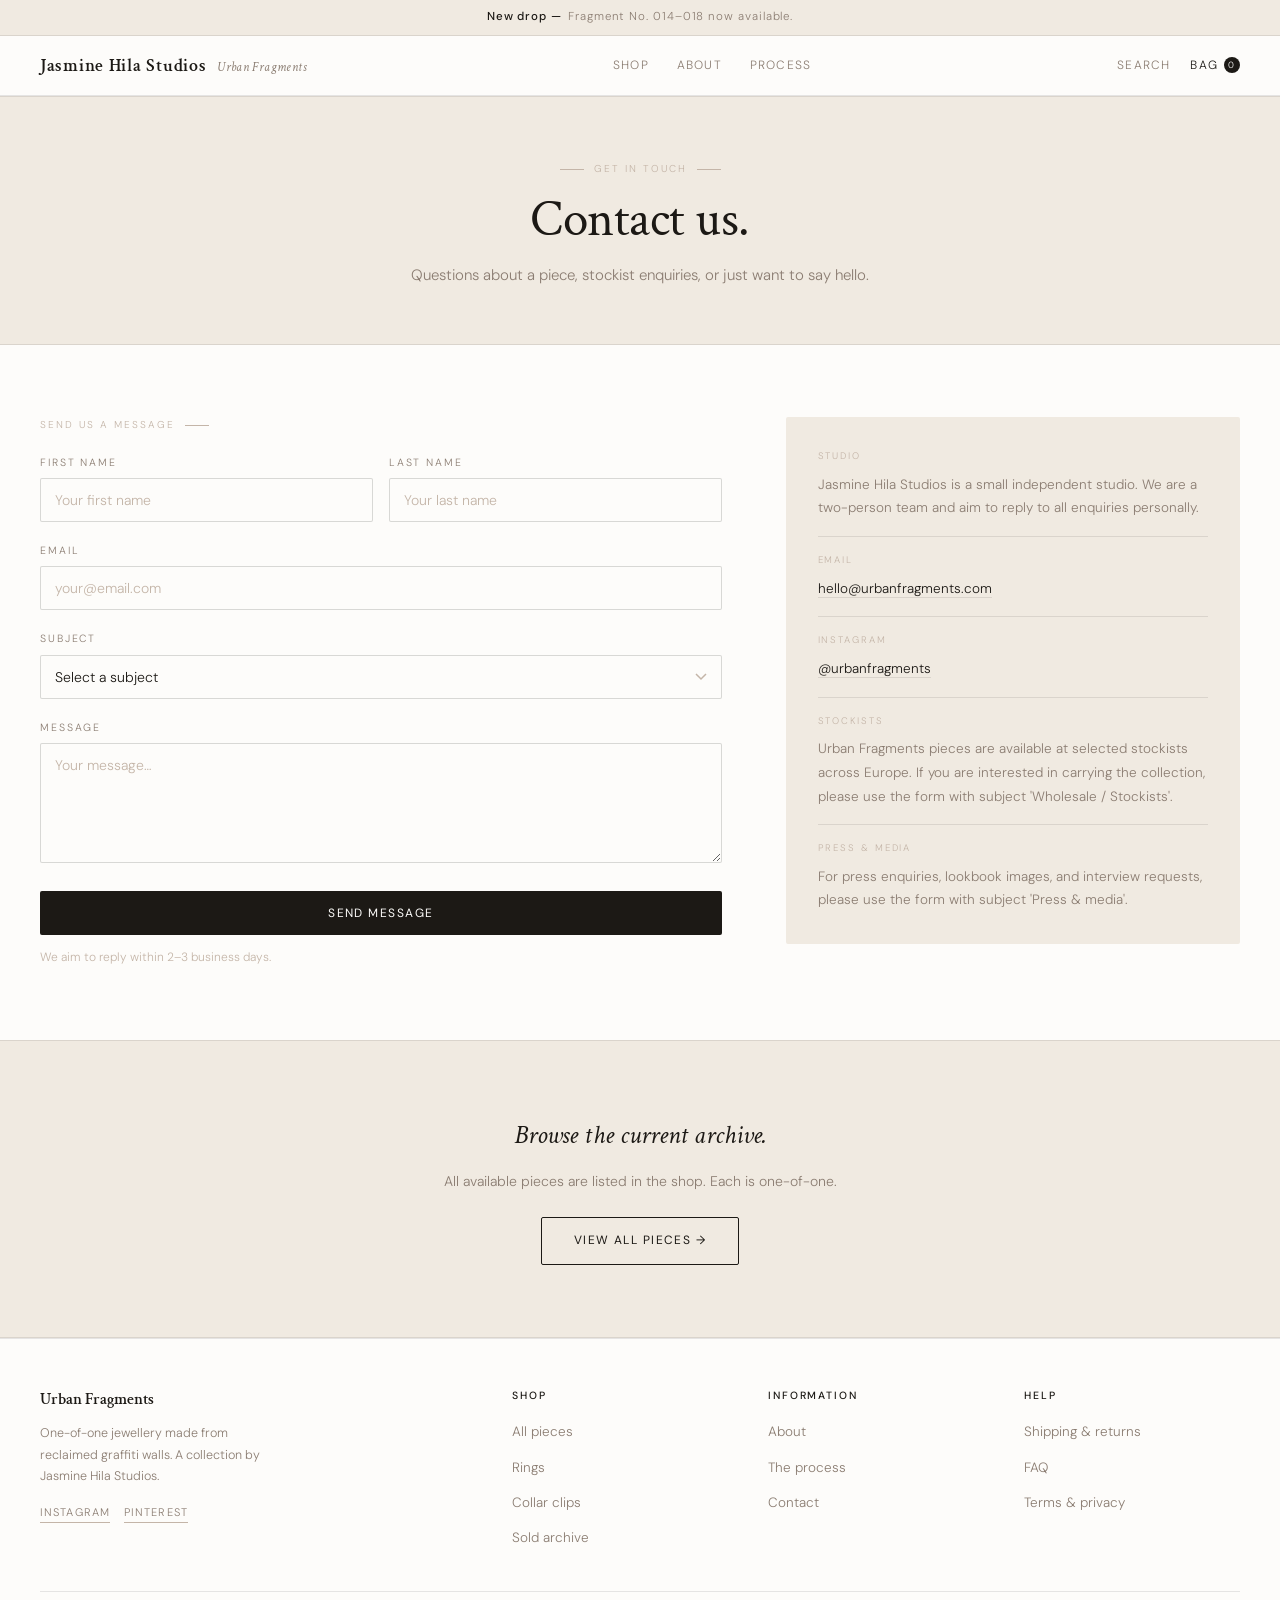
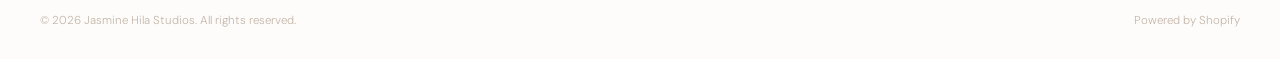
<file: designs/contact.html>
<!DOCTYPE html>
<html lang="en">
<head>
<meta charset="UTF-8">
<meta name="viewport" content="width=device-width, initial-scale=1.0">
<title>Urban Fragments — Contact</title>
<link rel="stylesheet" href="assets/styles.css">
<style>
  .contact-layout { display: grid; grid-template-columns: 3fr 2fr; gap: 64px; align-items: start; }
  .contact-info { background: var(--linen); border-radius: var(--radius); padding: 32px; }
  .info-section { padding: 16px 0; border-bottom: 1px solid var(--line); }
  .info-section:last-child { border-bottom: none; padding-bottom: 0; }
  .info-section:first-child { padding-top: 0; }
  .info-label { font-size: 9.5px; letter-spacing: 0.2em; text-transform: uppercase; color: var(--pebble); margin-bottom: 8px; }
  .info-body { font-size: 13.5px; color: var(--stone); line-height: 1.75; font-weight: 300; }
  .info-body a { color: var(--ink); border-bottom: 1px solid var(--line); }
  @media (max-width: 768px) {
    .contact-layout { grid-template-columns: 1fr; gap: 32px; }
  }
</style>
</head>
<body>

<div class="announcement"><strong>New drop —</strong> Fragment No. 014–018 now available.</div>

<nav class="site-nav">
  <a href="index.html" class="nav-logo">Jasmine Hila Studios <span>Urban Fragments</span></a>
  <ul class="nav-links">
    <li><a href="collections.html">Shop</a></li>
    <li><a href="about.html">About</a></li>
    <li><a href="process.html">Process</a></li>
  </ul>
  <div class="nav-right">
    <a href="#">Search</a>
    <a href="#" class="nav-cart">Bag <span class="cart-count">0</span></a>
  </div>
  <button class="nav-hamburger" aria-label="Menu"><span></span><span></span><span></span></button>
</nav>
<div class="nav-drawer">
  <a href="collections.html">Shop</a>
  <a href="about.html">About</a>
  <a href="process.html">Process</a>
  <a href="contact.html">Contact</a>
  <div class="nav-drawer-sub"><a href="#">Search</a><a href="#" class="nav-cart">Bag (0)</a></div>
</div>

<!-- HERO -->
<div class="page-hero section-linen">
  <div class="label label-rule label-centered" style="justify-content:center;margin-bottom:14px;">Get in touch</div>
  <h1>Contact us.</h1>
  <p>Questions about a piece, stockist enquiries, or just want to say hello.</p>
</div>

<!-- MAIN CONTENT -->
<div class="section" style="background:var(--white);">
  <div class="contact-layout">

    <!-- FORM -->
    <div>
      <div class="label label-rule" style="margin-bottom:20px;">Send us a message</div>
      <form>
        <div style="display:grid;grid-template-columns:1fr 1fr;gap:16px;">
          <div class="form-field">
            <label class="form-label">First name</label>
            <input class="form-input" type="text" placeholder="Your first name">
          </div>
          <div class="form-field">
            <label class="form-label">Last name</label>
            <input class="form-input" type="text" placeholder="Your last name">
          </div>
        </div>
        <div class="form-field">
          <label class="form-label">Email</label>
          <input class="form-input" type="email" placeholder="your@email.com">
        </div>
        <div class="form-field">
          <label class="form-label">Subject</label>
          <select class="form-select">
            <option value="">Select a subject</option>
            <option>General enquiry</option>
            <option>Order question</option>
            <option>Wholesale / Stockists</option>
            <option>Press &amp; media</option>
            <option>Artist collaboration</option>
            <option>Other</option>
          </select>
        </div>
        <div class="form-field">
          <label class="form-label">Message</label>
          <textarea class="form-textarea" rows="5" placeholder="Your message…"></textarea>
        </div>
        <button type="submit" class="btn-primary">Send message</button>
        <p style="font-size:12px;color:var(--pebble);margin-top:12px;">We aim to reply within 2–3 business days.</p>
      </form>
    </div>

    <!-- INFO -->
    <div class="contact-info">
      <div class="info-section">
        <div class="info-label">Studio</div>
        <p class="info-body">Jasmine Hila Studios is a small independent studio. We are a two-person team and aim to reply to all enquiries personally.</p>
      </div>
      <div class="info-section">
        <div class="info-label">Email</div>
        <p class="info-body"><a href="mailto:hello@urbanfragments.com">hello@urbanfragments.com</a></p>
      </div>
      <div class="info-section">
        <div class="info-label">Instagram</div>
        <p class="info-body"><a href="#">@urbanfragments</a></p>
      </div>
      <div class="info-section">
        <div class="info-label">Stockists</div>
        <p class="info-body">Urban Fragments pieces are available at selected stockists across Europe. If you are interested in carrying the collection, please use the form with subject 'Wholesale / Stockists'.</p>
      </div>
      <div class="info-section">
        <div class="info-label">Press &amp; media</div>
        <p class="info-body">For press enquiries, lookbook images, and interview requests, please use the form with subject 'Press &amp; media'.</p>
      </div>
    </div>

  </div>
</div>

<!-- CTA -->
<div class="section section-linen" style="text-align:center;">
  <div class="container-sm">
    <p style="font-family:var(--font-serif);font-size:26px;font-style:italic;color:var(--ink);margin-bottom:10px;">Browse the current archive.</p>
    <p style="font-size:14px;color:var(--stone);margin-bottom:24px;">All available pieces are listed in the shop. Each is one-of-one.</p>
    <a href="collections.html" class="btn-outline" style="width:auto;display:inline-flex;padding:13px 32px;">View all pieces →</a>
  </div>
</div>

<footer class="site-footer">
  <div class="footer-grid">
    <div>
      <div class="footer-brand-name">Urban Fragments</div>
      <p class="footer-brand-desc">One-of-one jewellery made from reclaimed graffiti walls. A collection by Jasmine Hila Studios.</p>
      <div class="footer-social"><a href="#">Instagram</a><a href="#">Pinterest</a></div>
    </div>
    <div>
      <div class="footer-col-title">Shop</div>
      <ul class="footer-links"><li><a href="collections.html">All pieces</a></li><li><a href="collections.html">Rings</a></li><li><a href="collections.html">Collar clips</a></li><li><a href="collections.html">Sold archive</a></li></ul>
    </div>
    <div>
      <div class="footer-col-title">Information</div>
      <ul class="footer-links"><li><a href="about.html">About</a></li><li><a href="process.html">The process</a></li><li><a href="contact.html">Contact</a></li></ul>
    </div>
    <div>
      <div class="footer-col-title">Help</div>
      <ul class="footer-links"><li><a href="shipping.html">Shipping &amp; returns</a></li><li><a href="faq.html">FAQ</a></li><li><a href="terms.html">Terms &amp; privacy</a></li></ul>
    </div>
  </div>
  <div class="footer-bottom"><span>© 2026 Jasmine Hila Studios. All rights reserved.</span><span>Powered by Shopify</span></div>
</footer>
<script src="assets/nav.js"></script>
</body>
</html>
</file>
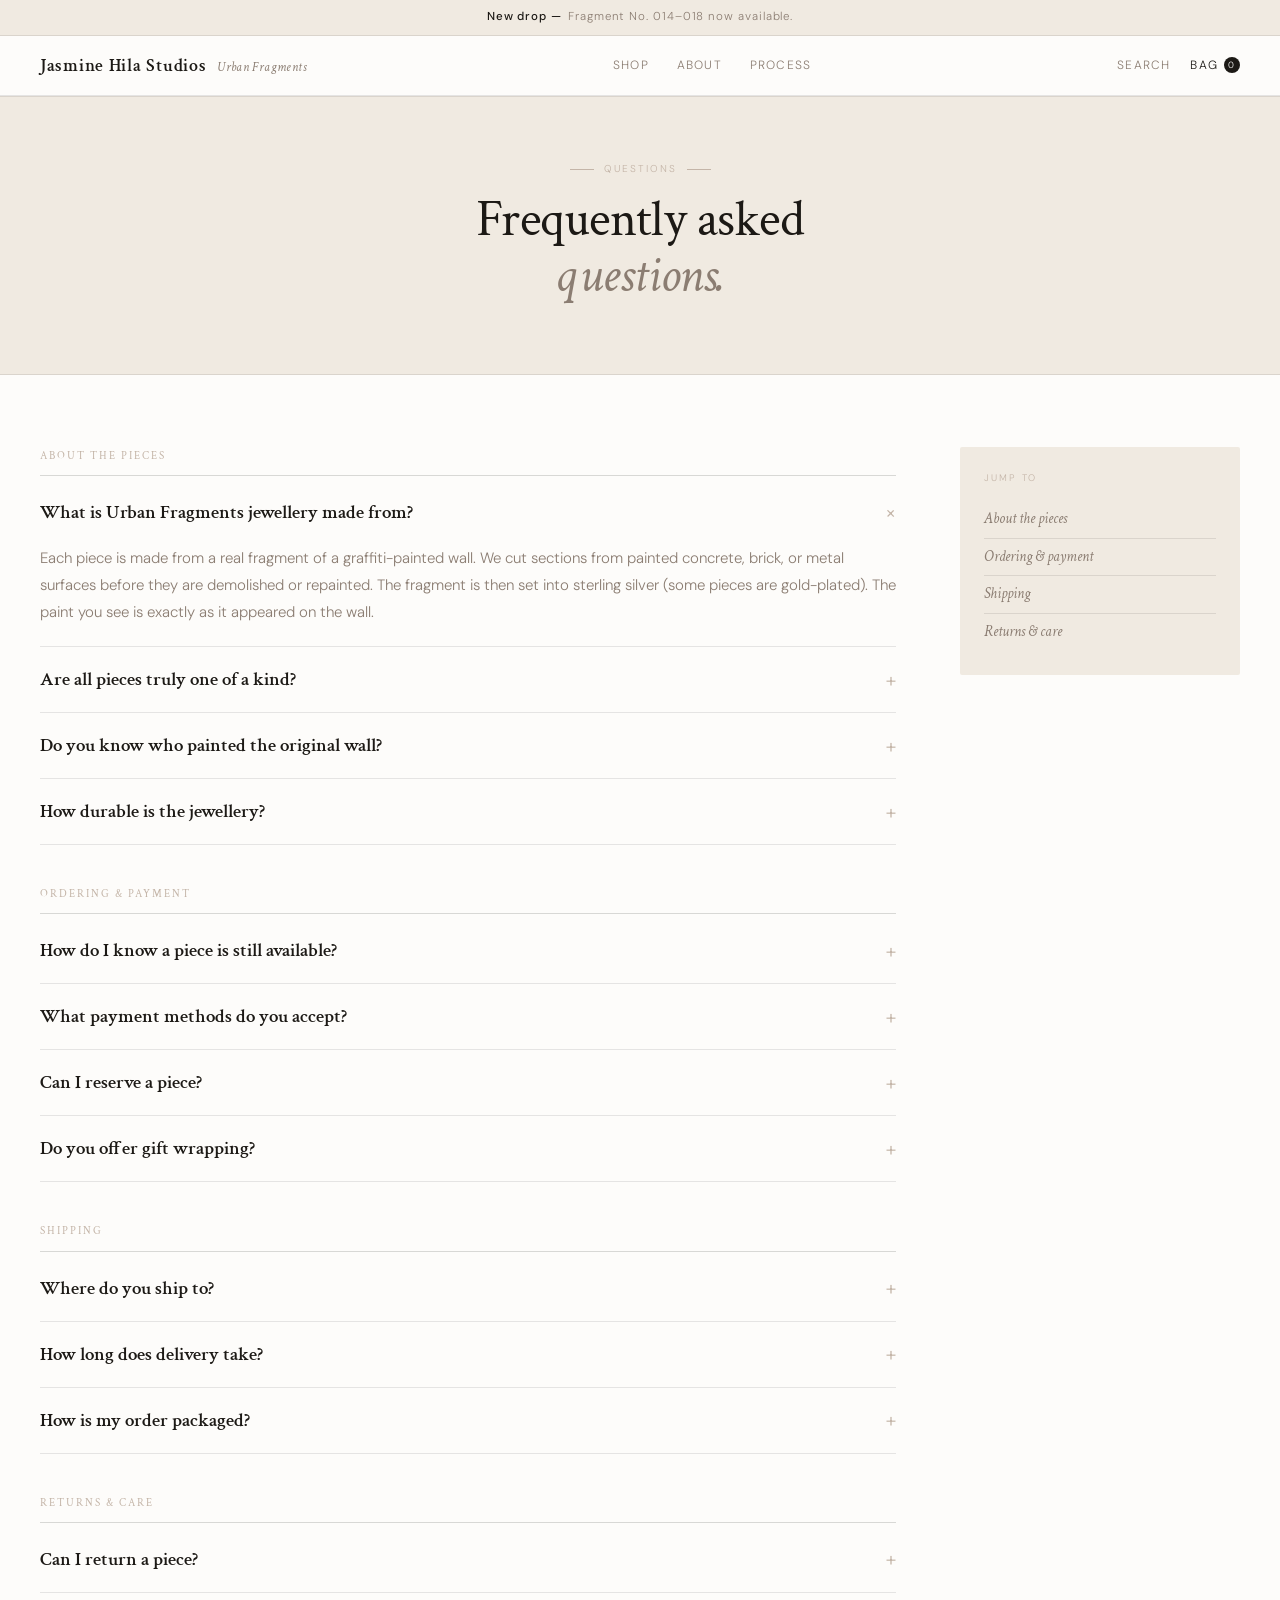
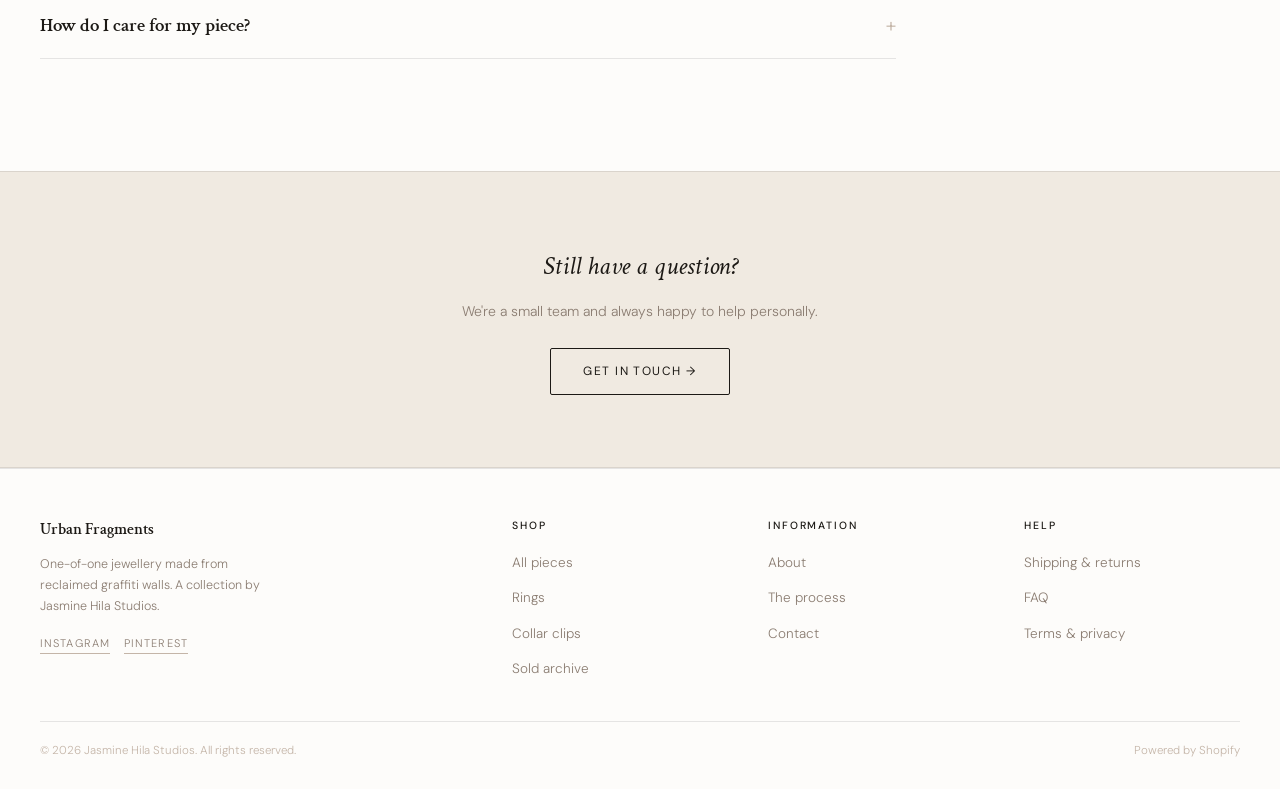
<file: designs/faq.html>
<!DOCTYPE html>
<html lang="en">
<head>
<meta charset="UTF-8">
<meta name="viewport" content="width=device-width, initial-scale=1.0">
<title>Urban Fragments — FAQ</title>
<link rel="stylesheet" href="assets/styles.css">
<style>
  .faq-layout { display: grid; grid-template-columns: 1fr 280px; gap: 64px; align-items: start; }
  .faq-toc { position: sticky; top: calc(var(--nav-h) + 20px); background: var(--linen); border-radius: var(--radius); padding: 24px; }
  .faq-toc-title { font-size: 9.5px; letter-spacing: 0.2em; text-transform: uppercase; color: var(--pebble); margin-bottom: 14px; }
  .faq-toc a { display: block; font-family: var(--font-serif); font-style: italic; font-size: 15px; color: var(--stone); padding: 6px 0; border-bottom: 1px solid var(--line); }
  .faq-toc a:last-child { border-bottom: none; }
  .faq-toc a:hover { color: var(--ink); }
  .faq-group { margin-bottom: 40px; }
  .faq-group-title { font-family: var(--font-serif); font-size: 11px; letter-spacing: 0.18em; text-transform: uppercase; color: var(--pebble); margin-bottom: 4px; padding-bottom: 10px; border-bottom: 1px solid var(--line-md); }
  @media (max-width: 768px) {
    .faq-layout { grid-template-columns: 1fr; }
    .faq-toc { display: none; }
  }
</style>
</head>
<body>

<div class="announcement"><strong>New drop —</strong> Fragment No. 014–018 now available.</div>

<nav class="site-nav">
  <a href="index.html" class="nav-logo">Jasmine Hila Studios <span>Urban Fragments</span></a>
  <ul class="nav-links">
    <li><a href="collections.html">Shop</a></li>
    <li><a href="about.html">About</a></li>
    <li><a href="process.html">Process</a></li>
  </ul>
  <div class="nav-right">
    <a href="#">Search</a>
    <a href="#" class="nav-cart">Bag <span class="cart-count">0</span></a>
  </div>
  <button class="nav-hamburger" aria-label="Menu"><span></span><span></span><span></span></button>
</nav>
<div class="nav-drawer">
  <a href="collections.html">Shop</a>
  <a href="about.html">About</a>
  <a href="process.html">Process</a>
  <a href="contact.html">Contact</a>
  <div class="nav-drawer-sub"><a href="#">Search</a><a href="#" class="nav-cart">Bag (0)</a></div>
</div>

<div class="page-hero section-linen">
  <div class="label label-rule label-centered" style="justify-content:center;margin-bottom:14px;">Questions</div>
  <h1>Frequently asked<br><em>questions.</em></h1>
</div>

<div class="section" style="background:var(--white);">
  <div class="faq-layout">

    <!-- FAQs -->
    <div>

      <div class="faq-group" id="about-pieces">
        <div class="faq-group-title">About the pieces</div>
        <div class="accordion-item open">
          <button class="accordion-trigger">What is Urban Fragments jewellery made from? <span class="accordion-icon">+</span></button>
          <div class="accordion-body"><div class="accordion-body-inner">Each piece is made from a real fragment of a graffiti-painted wall. We cut sections from painted concrete, brick, or metal surfaces before they are demolished or repainted. The fragment is then set into sterling silver (some pieces are gold-plated). The paint you see is exactly as it appeared on the wall.</div></div>
        </div>
        <div class="accordion-item">
          <button class="accordion-trigger">Are all pieces truly one of a kind? <span class="accordion-icon">+</span></button>
          <div class="accordion-body"><div class="accordion-body-inner">Yes. Every piece is genuinely one-of-one. Because each comes from a specific section of a specific wall, no two fragments are identical. Once a piece is sold, it cannot be recreated.</div></div>
        </div>
        <div class="accordion-item">
          <button class="accordion-trigger">Do you know who painted the original wall? <span class="accordion-icon">+</span></button>
          <div class="accordion-body"><div class="accordion-body-inner">Where possible, yes. We document each wall before reclaiming and try to identify and credit the original artist. This information is included in the certificate of origin that ships with each piece. In some cases, the artist is unknown.</div></div>
        </div>
        <div class="accordion-item">
          <button class="accordion-trigger">How durable is the jewellery? <span class="accordion-icon">+</span></button>
          <div class="accordion-body"><div class="accordion-body-inner">The fragments are set securely in sterling silver and designed to be worn daily. The paint surface is naturally robust but should be kept away from harsh chemicals, perfumes, and prolonged exposure to water. See our care guide for details.</div></div>
        </div>
      </div>

      <div class="faq-group" id="ordering">
        <div class="faq-group-title">Ordering &amp; payment</div>
        <div class="accordion-item">
          <button class="accordion-trigger">How do I know a piece is still available? <span class="accordion-icon">+</span></button>
          <div class="accordion-body"><div class="accordion-body-inner">Available pieces are clearly marked on the product page. Sold pieces remain visible in the archive as a record, marked "Sold — one of a kind." We update the shop in real time.</div></div>
        </div>
        <div class="accordion-item">
          <button class="accordion-trigger">What payment methods do you accept? <span class="accordion-icon">+</span></button>
          <div class="accordion-body"><div class="accordion-body-inner">We accept all major credit and debit cards (Visa, Mastercard, Amex) as well as PayPal, Apple Pay, and Google Pay, all processed securely through Shopify.</div></div>
        </div>
        <div class="accordion-item">
          <button class="accordion-trigger">Can I reserve a piece? <span class="accordion-icon">+</span></button>
          <div class="accordion-body"><div class="accordion-body-inner">We don't currently offer reservations. Pieces are sold on a first-come, first-served basis. If you're interested in a specific piece, we recommend purchasing it as soon as you see it — they do not come back.</div></div>
        </div>
        <div class="accordion-item">
          <button class="accordion-trigger">Do you offer gift wrapping? <span class="accordion-icon">+</span></button>
          <div class="accordion-body"><div class="accordion-body-inner">Yes. All orders ship in our standard packaging, which is gift-ready. You can add a personalised message at checkout at no extra charge.</div></div>
        </div>
      </div>

      <div class="faq-group" id="shipping">
        <div class="faq-group-title">Shipping</div>
        <div class="accordion-item">
          <button class="accordion-trigger">Where do you ship to? <span class="accordion-icon">+</span></button>
          <div class="accordion-body"><div class="accordion-body-inner">We ship worldwide. See our <a href="shipping.html">Shipping &amp; Returns page</a> for rates and delivery times by region.</div></div>
        </div>
        <div class="accordion-item">
          <button class="accordion-trigger">How long does delivery take? <span class="accordion-icon">+</span></button>
          <div class="accordion-body"><div class="accordion-body-inner">Europe: 3–7 business days. International: 7–14 business days. Express options are available at checkout. All orders are dispatched within 2 business days of payment confirmation.</div></div>
        </div>
        <div class="accordion-item">
          <button class="accordion-trigger">How is my order packaged? <span class="accordion-icon">+</span></button>
          <div class="accordion-body"><div class="accordion-body-inner">Each piece ships in a small branded box with tissue paper, the certificate of origin card, and a care guide. The outer packaging is plain and discreet.</div></div>
        </div>
      </div>

      <div class="faq-group" id="returns">
        <div class="faq-group-title">Returns &amp; care</div>
        <div class="accordion-item">
          <button class="accordion-trigger">Can I return a piece? <span class="accordion-icon">+</span></button>
          <div class="accordion-body"><div class="accordion-body-inner">Because each piece is one-of-one, we are not able to accept returns on the basis of changed preference. However, if a piece arrives damaged or is not as described, please contact us within 7 days and we will resolve it. See our full <a href="shipping.html">returns policy</a>.</div></div>
        </div>
        <div class="accordion-item">
          <button class="accordion-trigger">How do I care for my piece? <span class="accordion-icon">+</span></button>
          <div class="accordion-body"><div class="accordion-body-inner">Keep away from water, perfume, and harsh chemicals. Clean gently with a soft dry cloth. Store separately to avoid scratching. The silver setting can be polished with a standard silver cloth if needed.</div></div>
        </div>
      </div>

    </div>

    <!-- TOC -->
    <div class="faq-toc">
      <div class="faq-toc-title">Jump to</div>
      <a href="#about-pieces">About the pieces</a>
      <a href="#ordering">Ordering &amp; payment</a>
      <a href="#shipping">Shipping</a>
      <a href="#returns">Returns &amp; care</a>
    </div>

  </div>
</div>

<!-- CTA -->
<div class="section section-linen" style="text-align:center;">
  <div class="container-sm">
    <p style="font-family:var(--font-serif);font-size:26px;font-style:italic;color:var(--ink);margin-bottom:10px;">Still have a question?</p>
    <p style="font-size:14px;color:var(--stone);margin-bottom:24px;">We're a small team and always happy to help personally.</p>
    <a href="contact.html" class="btn-outline" style="width:auto;display:inline-flex;padding:13px 32px;">Get in touch →</a>
  </div>
</div>

<footer class="site-footer">
  <div class="footer-grid">
    <div>
      <div class="footer-brand-name">Urban Fragments</div>
      <p class="footer-brand-desc">One-of-one jewellery made from reclaimed graffiti walls. A collection by Jasmine Hila Studios.</p>
      <div class="footer-social"><a href="#">Instagram</a><a href="#">Pinterest</a></div>
    </div>
    <div>
      <div class="footer-col-title">Shop</div>
      <ul class="footer-links"><li><a href="collections.html">All pieces</a></li><li><a href="collections.html">Rings</a></li><li><a href="collections.html">Collar clips</a></li><li><a href="collections.html">Sold archive</a></li></ul>
    </div>
    <div>
      <div class="footer-col-title">Information</div>
      <ul class="footer-links"><li><a href="about.html">About</a></li><li><a href="process.html">The process</a></li><li><a href="contact.html">Contact</a></li></ul>
    </div>
    <div>
      <div class="footer-col-title">Help</div>
      <ul class="footer-links"><li><a href="shipping.html">Shipping &amp; returns</a></li><li><a href="faq.html">FAQ</a></li><li><a href="terms.html">Terms &amp; privacy</a></li></ul>
    </div>
  </div>
  <div class="footer-bottom"><span>© 2026 Jasmine Hila Studios. All rights reserved.</span><span>Powered by Shopify</span></div>
</footer>
<script src="assets/nav.js"></script>
</body>
</html>
</file>
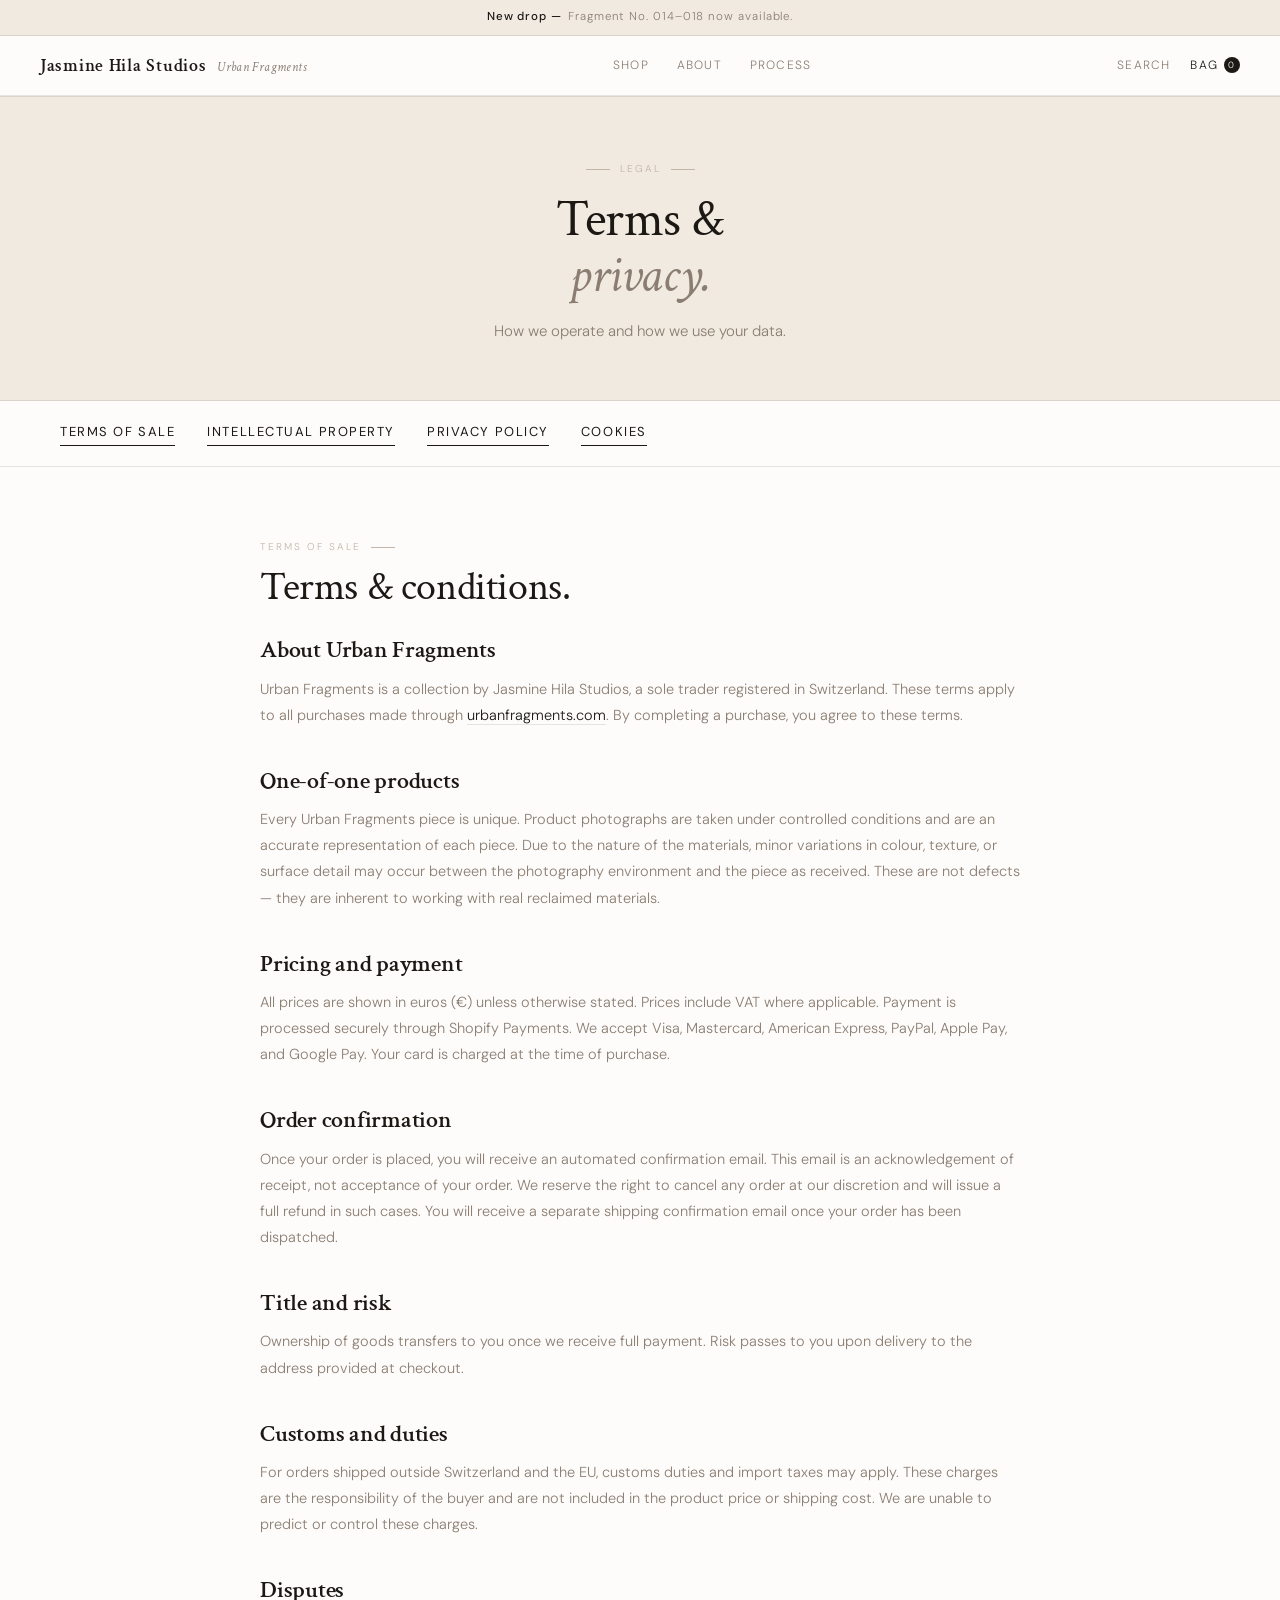
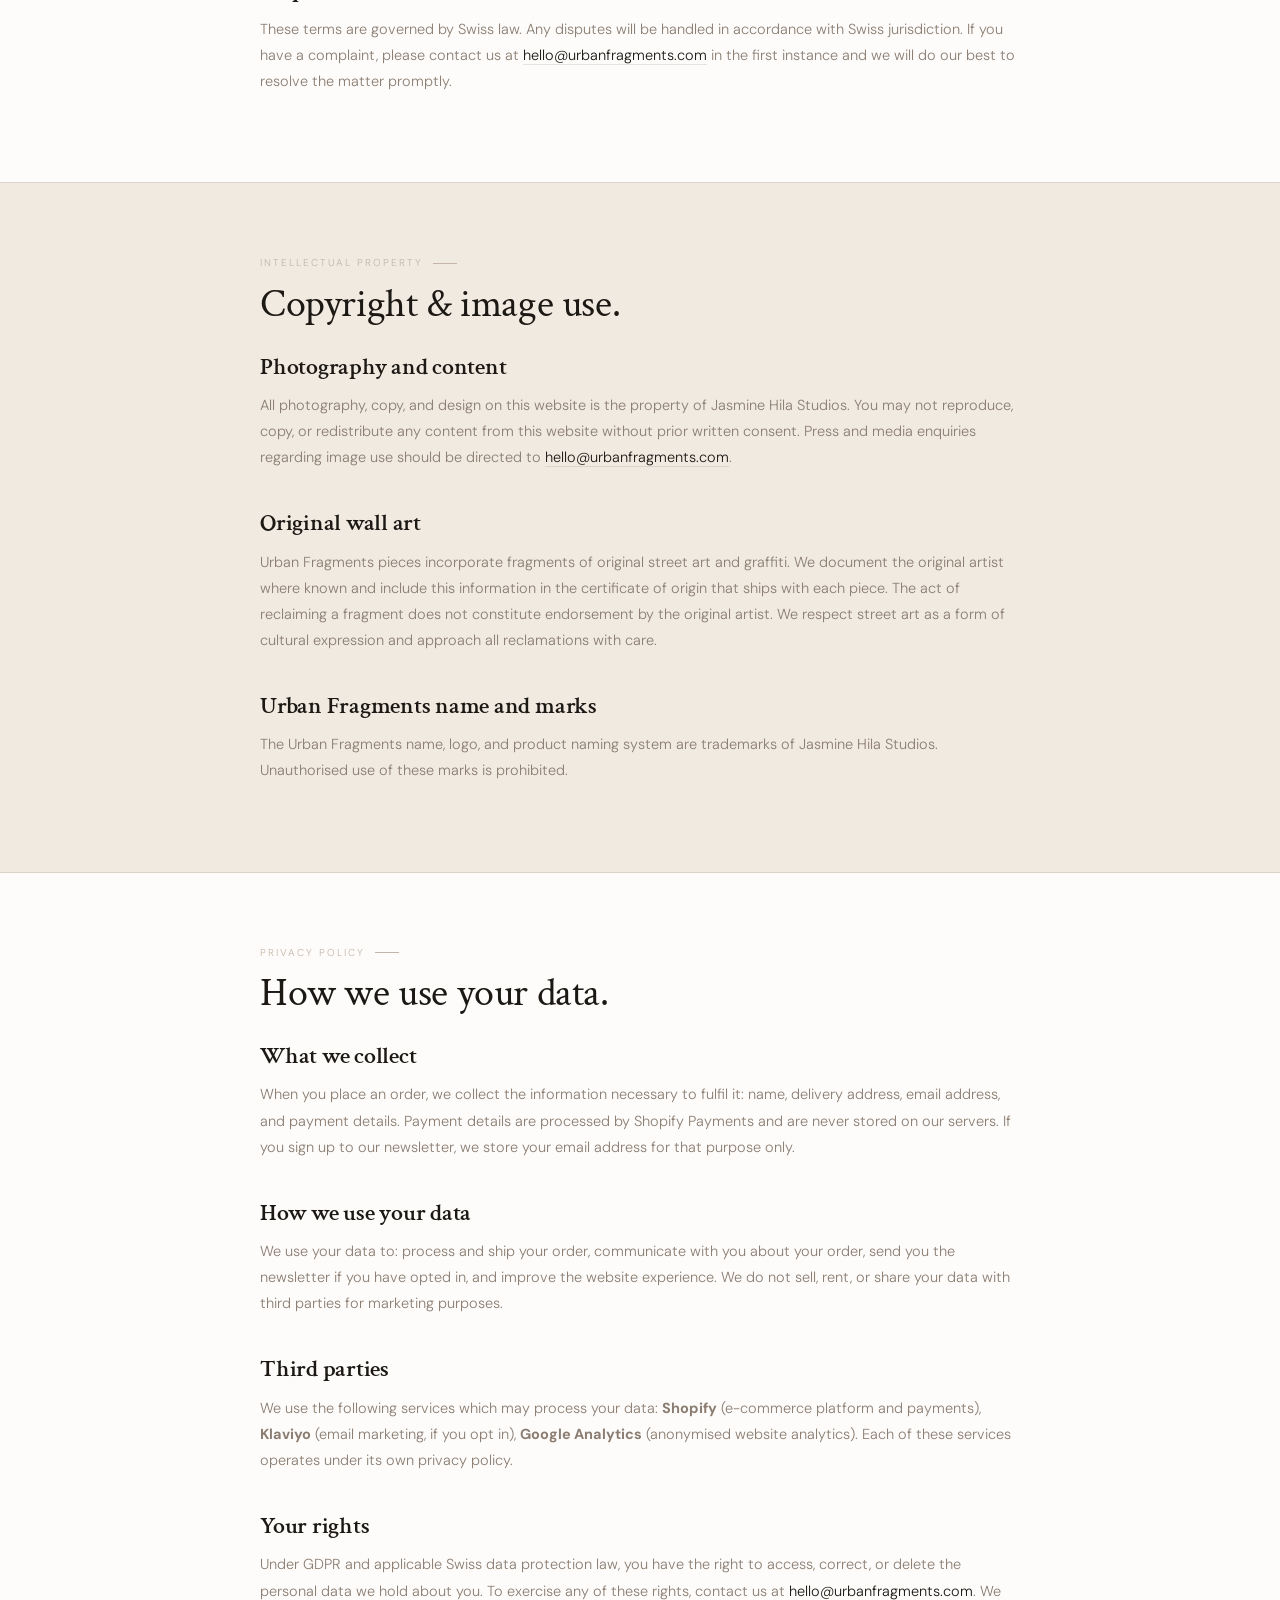
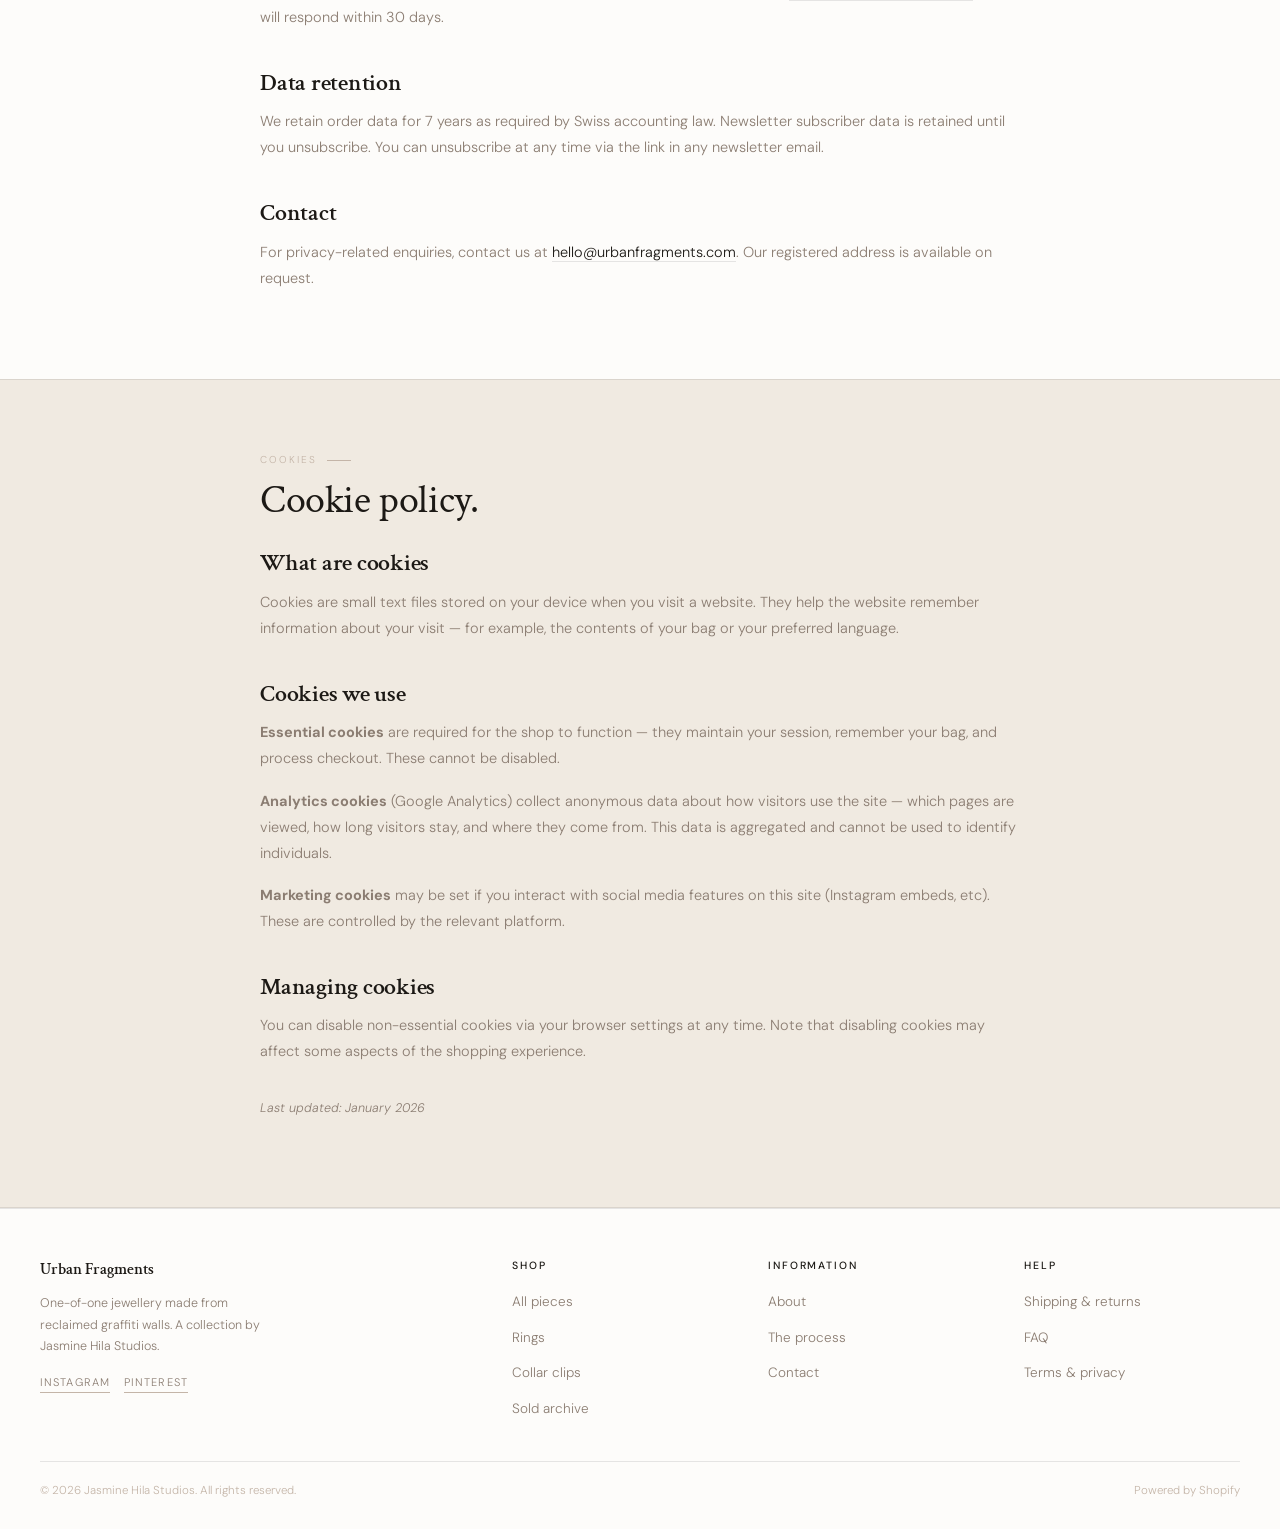
<file: designs/terms.html>
<!DOCTYPE html>
<html lang="en">
<head>
<meta charset="UTF-8">
<meta name="viewport" content="width=device-width, initial-scale=1.0">
<title>Urban Fragments — Terms &amp; Privacy</title>
<link rel="stylesheet" href="assets/styles.css">
</head>
<body>

<div class="announcement"><strong>New drop —</strong> Fragment No. 014–018 now available.</div>

<nav class="site-nav">
  <a href="index.html" class="nav-logo">Jasmine Hila Studios <span>Urban Fragments</span></a>
  <ul class="nav-links">
    <li><a href="collections.html">Shop</a></li>
    <li><a href="about.html">About</a></li>
    <li><a href="process.html">Process</a></li>
  </ul>
  <div class="nav-right">
    <a href="#">Search</a>
    <a href="#" class="nav-cart">Bag <span class="cart-count">0</span></a>
  </div>
  <button class="nav-hamburger" aria-label="Menu"><span></span><span></span><span></span></button>
</nav>
<div class="nav-drawer">
  <a href="collections.html">Shop</a>
  <a href="about.html">About</a>
  <a href="process.html">Process</a>
  <a href="contact.html">Contact</a>
  <div class="nav-drawer-sub"><a href="#">Search</a><a href="#" class="nav-cart">Bag (0)</a></div>
</div>

<div class="page-hero section-linen">
  <div class="label label-rule label-centered" style="justify-content:center;margin-bottom:14px;">Legal</div>
  <h1>Terms &amp;<br><em>privacy.</em></h1>
  <p>How we operate and how we use your data.</p>
</div>

<!-- TOC NAV -->
<div class="section" style="background:var(--white);padding-top:0;padding-bottom:0;border-bottom:1px solid var(--line);">
  <div class="container" style="display:flex;gap:32px;flex-wrap:wrap;padding-top:20px;padding-bottom:20px;">
    <a href="#terms" class="link-underline" style="font-size:13px;">Terms of sale</a>
    <a href="#intellectual-property" class="link-underline" style="font-size:13px;">Intellectual property</a>
    <a href="#privacy" class="link-underline" style="font-size:13px;">Privacy policy</a>
    <a href="#cookies" class="link-underline" style="font-size:13px;">Cookies</a>
  </div>
</div>

<!-- TERMS OF SALE -->
<div class="section" style="background:var(--white);" id="terms">
  <div class="container" style="max-width:760px;">
    <div class="label label-rule" style="margin-bottom:10px;">Terms of sale</div>
    <h2 style="margin-bottom:28px;">Terms &amp; conditions.</h2>
    <div class="policy-body">
      <h2>About Urban Fragments</h2>
      <p>Urban Fragments is a collection by Jasmine Hila Studios, a sole trader registered in Switzerland. These terms apply to all purchases made through <a href="index.html">urbanfragments.com</a>. By completing a purchase, you agree to these terms.</p>

      <h2>One-of-one products</h2>
      <p>Every Urban Fragments piece is unique. Product photographs are taken under controlled conditions and are an accurate representation of each piece. Due to the nature of the materials, minor variations in colour, texture, or surface detail may occur between the photography environment and the piece as received. These are not defects — they are inherent to working with real reclaimed materials.</p>

      <h2>Pricing and payment</h2>
      <p>All prices are shown in euros (€) unless otherwise stated. Prices include VAT where applicable. Payment is processed securely through Shopify Payments. We accept Visa, Mastercard, American Express, PayPal, Apple Pay, and Google Pay. Your card is charged at the time of purchase.</p>

      <h2>Order confirmation</h2>
      <p>Once your order is placed, you will receive an automated confirmation email. This email is an acknowledgement of receipt, not acceptance of your order. We reserve the right to cancel any order at our discretion and will issue a full refund in such cases. You will receive a separate shipping confirmation email once your order has been dispatched.</p>

      <h2>Title and risk</h2>
      <p>Ownership of goods transfers to you once we receive full payment. Risk passes to you upon delivery to the address provided at checkout.</p>

      <h2>Customs and duties</h2>
      <p>For orders shipped outside Switzerland and the EU, customs duties and import taxes may apply. These charges are the responsibility of the buyer and are not included in the product price or shipping cost. We are unable to predict or control these charges.</p>

      <h2>Disputes</h2>
      <p>These terms are governed by Swiss law. Any disputes will be handled in accordance with Swiss jurisdiction. If you have a complaint, please contact us at <a href="mailto:hello@urbanfragments.com">hello@urbanfragments.com</a> in the first instance and we will do our best to resolve the matter promptly.</p>
    </div>
  </div>
</div>

<!-- INTELLECTUAL PROPERTY -->
<div class="section section-linen" id="intellectual-property">
  <div class="container" style="max-width:760px;">
    <div class="label label-rule" style="margin-bottom:10px;">Intellectual property</div>
    <h2 style="margin-bottom:28px;">Copyright &amp; image use.</h2>
    <div class="policy-body">
      <h2>Photography and content</h2>
      <p>All photography, copy, and design on this website is the property of Jasmine Hila Studios. You may not reproduce, copy, or redistribute any content from this website without prior written consent. Press and media enquiries regarding image use should be directed to <a href="mailto:hello@urbanfragments.com">hello@urbanfragments.com</a>.</p>

      <h2>Original wall art</h2>
      <p>Urban Fragments pieces incorporate fragments of original street art and graffiti. We document the original artist where known and include this information in the certificate of origin that ships with each piece. The act of reclaiming a fragment does not constitute endorsement by the original artist. We respect street art as a form of cultural expression and approach all reclamations with care.</p>

      <h2>Urban Fragments name and marks</h2>
      <p>The Urban Fragments name, logo, and product naming system are trademarks of Jasmine Hila Studios. Unauthorised use of these marks is prohibited.</p>
    </div>
  </div>
</div>

<!-- PRIVACY POLICY -->
<div class="section" style="background:var(--white);" id="privacy">
  <div class="container" style="max-width:760px;">
    <div class="label label-rule" style="margin-bottom:10px;">Privacy policy</div>
    <h2 style="margin-bottom:28px;">How we use your data.</h2>
    <div class="policy-body">
      <h2>What we collect</h2>
      <p>When you place an order, we collect the information necessary to fulfil it: name, delivery address, email address, and payment details. Payment details are processed by Shopify Payments and are never stored on our servers. If you sign up to our newsletter, we store your email address for that purpose only.</p>

      <h2>How we use your data</h2>
      <p>We use your data to: process and ship your order, communicate with you about your order, send you the newsletter if you have opted in, and improve the website experience. We do not sell, rent, or share your data with third parties for marketing purposes.</p>

      <h2>Third parties</h2>
      <p>We use the following services which may process your data: <strong>Shopify</strong> (e-commerce platform and payments), <strong>Klaviyo</strong> (email marketing, if you opt in), <strong>Google Analytics</strong> (anonymised website analytics). Each of these services operates under its own privacy policy.</p>

      <h2>Your rights</h2>
      <p>Under GDPR and applicable Swiss data protection law, you have the right to access, correct, or delete the personal data we hold about you. To exercise any of these rights, contact us at <a href="mailto:hello@urbanfragments.com">hello@urbanfragments.com</a>. We will respond within 30 days.</p>

      <h2>Data retention</h2>
      <p>We retain order data for 7 years as required by Swiss accounting law. Newsletter subscriber data is retained until you unsubscribe. You can unsubscribe at any time via the link in any newsletter email.</p>

      <h2>Contact</h2>
      <p>For privacy-related enquiries, contact us at <a href="mailto:hello@urbanfragments.com">hello@urbanfragments.com</a>. Our registered address is available on request.</p>
    </div>
  </div>
</div>

<!-- COOKIES -->
<div class="section section-linen" id="cookies">
  <div class="container" style="max-width:760px;">
    <div class="label label-rule" style="margin-bottom:10px;">Cookies</div>
    <h2 style="margin-bottom:28px;">Cookie policy.</h2>
    <div class="policy-body">
      <h2>What are cookies</h2>
      <p>Cookies are small text files stored on your device when you visit a website. They help the website remember information about your visit — for example, the contents of your bag or your preferred language.</p>

      <h2>Cookies we use</h2>
      <p><strong>Essential cookies</strong> are required for the shop to function — they maintain your session, remember your bag, and process checkout. These cannot be disabled.</p>
      <p><strong>Analytics cookies</strong> (Google Analytics) collect anonymous data about how visitors use the site — which pages are viewed, how long visitors stay, and where they come from. This data is aggregated and cannot be used to identify individuals.</p>
      <p><strong>Marketing cookies</strong> may be set if you interact with social media features on this site (Instagram embeds, etc). These are controlled by the relevant platform.</p>

      <h2>Managing cookies</h2>
      <p>You can disable non-essential cookies via your browser settings at any time. Note that disabling cookies may affect some aspects of the shopping experience.</p>

      <p style="margin-top:32px;font-size:12.5px;color:var(--stone);font-style:italic;">Last updated: January 2026</p>
    </div>
  </div>
</div>

<footer class="site-footer">
  <div class="footer-grid">
    <div>
      <div class="footer-brand-name">Urban Fragments</div>
      <p class="footer-brand-desc">One-of-one jewellery made from reclaimed graffiti walls. A collection by Jasmine Hila Studios.</p>
      <div class="footer-social"><a href="#">Instagram</a><a href="#">Pinterest</a></div>
    </div>
    <div>
      <div class="footer-col-title">Shop</div>
      <ul class="footer-links"><li><a href="collections.html">All pieces</a></li><li><a href="collections.html">Rings</a></li><li><a href="collections.html">Collar clips</a></li><li><a href="collections.html">Sold archive</a></li></ul>
    </div>
    <div>
      <div class="footer-col-title">Information</div>
      <ul class="footer-links"><li><a href="about.html">About</a></li><li><a href="process.html">The process</a></li><li><a href="contact.html">Contact</a></li></ul>
    </div>
    <div>
      <div class="footer-col-title">Help</div>
      <ul class="footer-links"><li><a href="shipping.html">Shipping &amp; returns</a></li><li><a href="faq.html">FAQ</a></li><li><a href="terms.html">Terms &amp; privacy</a></li></ul>
    </div>
  </div>
  <div class="footer-bottom"><span>© 2026 Jasmine Hila Studios. All rights reserved.</span><span>Powered by Shopify</span></div>
</footer>
<script src="assets/nav.js"></script>
</body>
</html>
</file>
<file: designs/assets/styles.css>
/* ============================================================
   URBAN FRAGMENTS — Shared Design System
   Inspired by jsceramics.nz · Jasmine Hila Studios · 2026
   ============================================================ */

@import url('https://fonts.googleapis.com/css2?family=Crimson+Text:ital,wght@0,400;0,600;1,400;1,600&family=DM+Sans:opsz,wght@9..40,300;9..40,400;9..40,500&display=swap');

/* ── RESET ── */
*, *::before, *::after { box-sizing: border-box; margin: 0; padding: 0; }
img { display: block; max-width: 100%; }
a { color: inherit; text-decoration: none; }
ul { list-style: none; }
button { cursor: pointer; font-family: inherit; }

/* ── TOKENS ── */
:root {
  --ink:    #1C1915;
  --stone:  #8B7D72;
  --pebble: #C4B5A8;
  --sand:   #E8DDD2;
  --linen:  #F0EAE1;
  --paper:  #F7F4EF;
  --white:  #FDFCFA;
  --line:   rgba(28,25,21,0.10);
  --line-md: rgba(28,25,21,0.16);

  --font-serif: 'Crimson Text', Georgia, 'Times New Roman', serif;
  --font-sans:  'DM Sans', -apple-system, BlinkMacSystemFont, sans-serif;

  --nav-h:  60px;
  --anno-h: 36px;
  --radius: 2px;

  --ease: cubic-bezier(0.25, 0.1, 0.25, 1);
}

/* ── BASE ── */
html { font-size: 16px; scroll-behavior: smooth; }
body {
  font-family: var(--font-sans);
  background: var(--white);
  color: var(--ink);
  font-weight: 300;
  line-height: 1.65;
  -webkit-font-smoothing: antialiased;
}

/* ── TYPOGRAPHY ── */
.serif       { font-family: var(--font-serif); }
.label       { font-size: 10px; letter-spacing: 0.2em; text-transform: uppercase; color: var(--pebble); }
.label-rule  { display: flex; align-items: center; gap: 10px; }
.label-rule::after { content: ''; display: block; width: 24px; height: 1px; background: var(--pebble); }
.label-centered { justify-content: center; }
.label-centered::before, .label-centered::after { content: ''; display: block; width: 24px; height: 1px; background: var(--pebble); }

h1, h2, h3 { font-family: var(--font-serif); font-weight: 400; line-height: 1.1; letter-spacing: -0.01em; }
h1 { font-size: clamp(36px, 5vw, 58px); }
h2 { font-size: clamp(26px, 3.5vw, 40px); }
h3 { font-size: clamp(18px, 2.5vw, 26px); }

em { font-style: italic; color: var(--stone); }

p { line-height: 1.75; }

/* ── LINKS & BUTTONS ── */
.link-underline {
  display: inline-flex; align-items: center; gap: 8px;
  font-size: 12px; letter-spacing: 0.12em; text-transform: uppercase;
  color: var(--ink); border-bottom: 1px solid var(--ink);
  padding-bottom: 2px; font-weight: 400;
  transition: color 0.2s var(--ease), border-color 0.2s var(--ease);
}
.link-underline:hover { color: var(--stone); border-color: var(--stone); }

.btn-primary {
  display: inline-flex; align-items: center; justify-content: center; gap: 8px;
  background: var(--ink); color: var(--white);
  font-family: var(--font-sans); font-size: 12px;
  letter-spacing: 0.12em; text-transform: uppercase; font-weight: 400;
  padding: 14px 28px; border: none; border-radius: var(--radius);
  transition: background 0.2s var(--ease);
  width: 100%;
}
.btn-primary:hover { background: #2e2b26; }

.btn-outline {
  display: inline-flex; align-items: center; justify-content: center; gap: 8px;
  background: transparent; color: var(--ink);
  font-family: var(--font-sans); font-size: 12px;
  letter-spacing: 0.12em; text-transform: uppercase; font-weight: 400;
  padding: 13px 28px; border: 1px solid var(--ink); border-radius: var(--radius);
  transition: all 0.2s var(--ease);
}
.btn-outline:hover { background: var(--ink); color: var(--white); }

.btn-light {
  display: inline-flex; align-items: center; justify-content: center; gap: 8px;
  background: var(--white); color: var(--ink);
  font-family: var(--font-sans); font-size: 12px;
  letter-spacing: 0.12em; text-transform: uppercase; font-weight: 500;
  padding: 13px 28px; border: none; border-radius: var(--radius);
  transition: background 0.2s var(--ease);
}
.btn-light:hover { background: var(--linen); }

/* ── ANNOUNCEMENT BAR ── */
.announcement {
  background: var(--linen);
  border-bottom: 1px solid var(--line);
  text-align: center;
  padding: 9px 16px;
  font-size: 11.5px;
  letter-spacing: 0.08em;
  color: var(--stone);
  height: var(--anno-h);
  display: flex; align-items: center; justify-content: center; gap: 6px;
}
.announcement strong { color: var(--ink); font-weight: 500; }

/* ── NAVIGATION ── */
.site-nav {
  position: sticky;
  top: 0;
  z-index: 200;
  background: var(--white);
  border-bottom: 1px solid var(--line);
  height: var(--nav-h);
  padding: 0 40px;
  display: flex;
  align-items: center;
  justify-content: space-between;
}
.nav-logo {
  font-family: var(--font-serif);
  font-size: 18px;
  font-weight: 600;
  letter-spacing: 0.04em;
  color: var(--ink);
  flex-shrink: 0;
  line-height: 1;
}
.nav-logo span {
  font-weight: 400; font-style: italic;
  color: var(--stone); font-size: 13px;
  margin-left: 6px; letter-spacing: 0.03em;
}
.nav-links {
  display: flex; gap: 28px;
  font-size: 12px; letter-spacing: 0.1em; text-transform: uppercase;
  color: var(--stone);
}
.nav-links a { color: var(--stone); transition: color 0.15s; }
.nav-links a:hover, .nav-links a.active { color: var(--ink); }
.nav-right {
  display: flex; align-items: center; gap: 20px;
  font-size: 12px; letter-spacing: 0.1em; text-transform: uppercase;
  color: var(--stone); flex-shrink: 0;
}
.nav-cart { display: flex; align-items: center; gap: 6px; color: var(--ink); }
.cart-count {
  background: var(--ink); color: var(--white);
  font-size: 9px; width: 16px; height: 16px;
  border-radius: 50%; display: flex; align-items: center; justify-content: center;
}
.nav-hamburger {
  display: none; flex-direction: column; gap: 5px;
  background: none; border: none; padding: 4px;
  cursor: pointer;
}
.nav-hamburger span {
  display: block; width: 22px; height: 1.5px;
  background: var(--ink); border-radius: 1px;
  transition: all 0.2s var(--ease);
}
.nav-hamburger.open span:nth-child(1) { transform: translateY(6.5px) rotate(45deg); }
.nav-hamburger.open span:nth-child(2) { opacity: 0; }
.nav-hamburger.open span:nth-child(3) { transform: translateY(-6.5px) rotate(-45deg); }

/* Mobile nav drawer */
.nav-drawer {
  display: none;
  position: fixed;
  top: var(--nav-h);
  left: 0; right: 0;
  background: var(--white);
  border-bottom: 1px solid var(--line);
  z-index: 199;
  padding: 24px 24px 32px;
}
.nav-drawer.open { display: flex; flex-direction: column; gap: 0; }
.nav-drawer a {
  display: block;
  font-size: 22px; font-family: var(--font-serif);
  color: var(--ink); padding: 12px 0;
  border-bottom: 1px solid var(--line);
}
.nav-drawer a:last-child { border-bottom: none; }
.nav-drawer-sub {
  display: flex; gap: 20px; padding-top: 20px;
  font-size: 11px; letter-spacing: 0.12em; text-transform: uppercase; color: var(--stone);
}

/* ── FOOTER ── */
.site-footer {
  background: var(--white);
  border-top: 1px solid var(--line);
  padding: 48px 40px 28px;
}
.footer-grid {
  display: grid;
  grid-template-columns: 2fr 1fr 1fr 1fr;
  gap: 40px;
  margin-bottom: 40px;
}
.footer-brand-name {
  font-family: var(--font-serif); font-size: 16px; font-weight: 600;
  color: var(--ink); margin-bottom: 10px;
}
.footer-brand-desc {
  font-size: 12.5px; color: var(--stone); line-height: 1.7;
  font-weight: 300; max-width: 220px; margin-bottom: 16px;
}
.footer-social { display: flex; gap: 14px; }
.footer-social a {
  font-size: 11px; letter-spacing: 0.1em; text-transform: uppercase;
  color: var(--stone); border-bottom: 1px solid var(--pebble); padding-bottom: 1px;
}
.footer-col-title {
  font-size: 10.5px; letter-spacing: 0.18em; text-transform: uppercase;
  color: var(--ink); font-weight: 500; margin-bottom: 14px;
}
.footer-links { display: flex; flex-direction: column; gap: 9px; }
.footer-links a { font-size: 13.5px; color: var(--stone); font-weight: 300; }
.footer-links a:hover { color: var(--ink); }
.footer-bottom {
  border-top: 1px solid var(--line); padding-top: 20px;
  display: flex; justify-content: space-between; flex-wrap: wrap; gap: 8px;
  font-size: 11.5px; color: var(--pebble);
}
.footer-bottom a { color: var(--pebble); }

/* ── PRODUCT CARDS ── */
.product-card { cursor: pointer; }
.product-img {
  aspect-ratio: 1 / 1;
  background: var(--linen);
  border-radius: var(--radius);
  margin-bottom: 14px;
  position: relative; overflow: hidden;
}
.product-img img {
  width: 100%; height: 100%;
  object-fit: cover; object-position: center;
  transition: transform 0.5s var(--ease);
}
.product-card:hover .product-img img { transform: scale(1.04); }
.product-badge {
  position: absolute; top: 10px; right: 10px;
  font-size: 8.5px; letter-spacing: 0.16em; text-transform: uppercase;
  color: var(--ink); background: rgba(253,252,250,0.9);
  padding: 3px 7px; border-radius: 1px; border: 1px solid var(--line);
  backdrop-filter: blur(4px);
}
.product-badge.sold { color: var(--stone); background: rgba(240,234,225,0.9); }
.product-city {
  font-size: 9.5px; letter-spacing: 0.18em; text-transform: uppercase;
  color: var(--pebble); margin-bottom: 3px;
}
.product-name {
  font-family: var(--font-serif); font-size: 17px; font-weight: 600;
  color: var(--ink); margin-bottom: 2px; line-height: 1.2;
}
.product-type {
  font-family: var(--font-serif); font-size: 13px;
  font-style: italic; color: var(--stone); margin-bottom: 6px;
}
.product-price { font-size: 14px; color: var(--ink); }
.product-price.sold {
  font-size: 11px; color: var(--pebble);
  letter-spacing: 0.1em; text-transform: uppercase;
}

/* Colour placeholder gradients */
.ph-blue-cobalt   { background: linear-gradient(135deg, #8aaed0 0%, #6390b8 100%); }
.ph-orange-red    { background: linear-gradient(135deg, #d4956e 0%, #c07050 100%); }
.ph-pink-blue     { background: linear-gradient(135deg, #c4a8c0 0%, #8899c0 100%); }
.ph-green-pastels { background: linear-gradient(135deg, #a8c0a0 0%, #c0b8a8 100%); }
.ph-blue-yellow   { background: linear-gradient(135deg, #8ab0d0 0%, #d0c080 100%); }
.ph-turquoise     { background: linear-gradient(135deg, #80c0c0 0%, #60a8b0 100%); }
.ph-violet-orange { background: linear-gradient(135deg, #b090c8 0%, #d0a060 100%); }
.ph-brown-orange  { background: linear-gradient(135deg, #c0906a 0%, #b07850 100%); }
.ph-beige-pink    { background: linear-gradient(135deg, #d8c8b8 0%, #c8a8a8 100%); }
.ph-gold-blue     { background: linear-gradient(135deg, #d0b870 0%, #8090b8 100%); }

/* ── SECTION UTILITIES ── */
.section      { padding: 72px 40px; }
.section-sm   { padding: 48px 40px; }
.section-lg   { padding: 96px 40px; }
.section-linen  { background: var(--linen); border-top: 1px solid var(--line); border-bottom: 1px solid var(--line); }
.section-paper  { background: var(--paper); }
.section-ink    { background: var(--ink); }
.container    { max-width: 1160px; margin: 0 auto; }
.container-sm { max-width: 720px; margin: 0 auto; }

.split-2 { display: grid; grid-template-columns: 1fr 1fr; gap: 80px; align-items: center; }
.split-3 { display: grid; grid-template-columns: repeat(3, 1fr); gap: 40px; }

.product-grid-4 { display: grid; grid-template-columns: repeat(4, 1fr); gap: 28px; }
.product-grid-3 { display: grid; grid-template-columns: repeat(3, 1fr); gap: 32px; }

.divider { border: none; border-top: 1px solid var(--line); margin: 32px 0; }

/* ── CITIES STRIP ── */
.cities-strip {
  border-bottom: 1px solid var(--line);
  padding: 18px 40px;
  background: var(--white);
  display: flex; align-items: center; gap: 0; overflow-x: auto;
  scrollbar-width: none;
}
.cities-strip::-webkit-scrollbar { display: none; }
.cities-strip-label {
  font-size: 9.5px; letter-spacing: 0.2em; text-transform: uppercase;
  color: var(--pebble); margin-right: 24px; flex-shrink: 0;
}
.cities-strip-items { display: flex; flex-wrap: nowrap; }
.cities-strip-items span {
  font-family: var(--font-serif); font-size: 16px; font-style: italic;
  color: var(--stone); padding: 0 16px; border-right: 1px solid var(--line);
  white-space: nowrap;
}
.cities-strip-items span:last-child { border-right: none; }

/* ── BREADCRUMB ── */
.breadcrumb {
  padding: 12px 40px; border-bottom: 1px solid var(--line);
  font-size: 11.5px; color: var(--pebble); letter-spacing: 0.04em;
  display: flex; align-items: center; gap: 8px;
}
.breadcrumb a { color: var(--pebble); }
.breadcrumb a:hover { color: var(--stone); }
.breadcrumb-sep { font-size: 10px; color: var(--pebble); opacity: 0.5; }

/* ── PAGE HERO (text-only) ── */
.page-hero {
  padding: 64px 40px 56px;
  background: var(--linen);
  border-bottom: 1px solid var(--line);
  text-align: center;
}
.page-hero .label { justify-content: center; margin-bottom: 14px; }
.page-hero h1 { font-size: clamp(32px, 4vw, 52px); margin-bottom: 14px; }
.page-hero p { font-size: 15px; color: var(--stone); max-width: 540px; margin: 0 auto; }

/* ── ACCORDION / FAQ ── */
.accordion-item { border-bottom: 1px solid var(--line); }
.accordion-trigger {
  width: 100%; background: none; border: none; padding: 20px 0;
  display: flex; justify-content: space-between; align-items: center;
  font-family: var(--font-serif); font-size: 19px; font-weight: 600;
  color: var(--ink); text-align: left; cursor: pointer;
}
.accordion-trigger:hover { color: var(--stone); }
.accordion-icon {
  font-size: 20px; color: var(--pebble); flex-shrink: 0;
  transition: transform 0.2s var(--ease);
  line-height: 1; font-family: var(--font-sans); font-weight: 300;
}
.accordion-item.open .accordion-icon { transform: rotate(45deg); }
.accordion-body {
  max-height: 0; overflow: hidden;
  transition: max-height 0.3s var(--ease), padding 0.2s;
}
.accordion-item.open .accordion-body { max-height: 600px; }
.accordion-body-inner {
  padding-bottom: 20px;
  font-size: 15px; color: var(--stone); line-height: 1.8; font-weight: 300;
}
.accordion-body-inner a { color: var(--ink); border-bottom: 1px solid var(--line); }

/* ── CONTACT FORM ── */
.form-field { margin-bottom: 20px; }
.form-label {
  display: block; font-size: 10.5px; letter-spacing: 0.18em;
  text-transform: uppercase; color: var(--stone); margin-bottom: 7px;
}
.form-input, .form-select, .form-textarea {
  width: 100%; background: var(--white);
  border: 1px solid var(--line-md); border-radius: var(--radius);
  padding: 12px 14px; font-family: var(--font-sans); font-size: 14px;
  color: var(--ink); font-weight: 300;
  transition: border-color 0.15s;
  outline: none;
}
.form-input:focus, .form-select:focus, .form-textarea:focus {
  border-color: var(--pebble);
}
.form-input::placeholder, .form-textarea::placeholder { color: var(--pebble); }
.form-textarea { resize: vertical; min-height: 120px; }
.form-select { appearance: none; background-image: url("data:image/svg+xml,%3Csvg xmlns='http://www.w3.org/2000/svg' width='12' height='8' viewBox='0 0 12 8'%3E%3Cpath d='M1 1l5 5 5-5' stroke='%23C4B5A8' stroke-width='1.5' fill='none'/%3E%3C/svg%3E"); background-repeat: no-repeat; background-position: right 14px center; padding-right: 36px; }

/* ── PROCESS STEPS ── */
.process-steps { display: flex; flex-direction: column; gap: 0; }
.process-step {
  display: grid; grid-template-columns: 56px 1fr;
  gap: 24px; align-items: start;
  padding: 28px 0; border-bottom: 1px solid var(--line);
}
.process-step:last-child { border-bottom: none; }
.step-number {
  font-family: var(--font-serif); font-size: 36px; font-weight: 400;
  font-style: italic; color: var(--sand); line-height: 1;
  padding-top: 4px;
}
.step-content h3 { font-size: 20px; margin-bottom: 8px; }
.step-content p { font-size: 14px; color: var(--stone); font-weight: 300; line-height: 1.75; }

/* ── POLICY PAGES ── */
.policy-body h2 {
  font-family: var(--font-serif); font-size: 24px; font-weight: 600;
  color: var(--ink); margin-top: 40px; margin-bottom: 12px;
}
.policy-body h2:first-child { margin-top: 0; }
.policy-body p {
  font-size: 14.5px; color: var(--stone); line-height: 1.8;
  margin-bottom: 16px; font-weight: 300;
}
.policy-body ul {
  list-style: disc; padding-left: 20px; margin-bottom: 16px;
}
.policy-body ul li {
  font-size: 14.5px; color: var(--stone); line-height: 1.8;
  margin-bottom: 6px; font-weight: 300;
}
.policy-body a { color: var(--ink); border-bottom: 1px solid var(--line); }
.policy-toc {
  background: var(--linen); border-radius: var(--radius);
  padding: 24px 28px; margin-bottom: 40px;
}
.policy-toc h3 {
  font-size: 11px; letter-spacing: 0.18em; text-transform: uppercase;
  color: var(--stone); margin-bottom: 12px; font-family: var(--font-sans); font-weight: 500;
}
.policy-toc ul { list-style: none; padding: 0; }
.policy-toc ul li { margin-bottom: 6px; }
.policy-toc ul li a {
  font-size: 14px; color: var(--stone); font-family: var(--font-serif);
  font-style: italic;
}
.policy-toc ul li a:hover { color: var(--ink); }

/* ── FILTER BAR ── */
.filter-bar {
  position: sticky; top: var(--nav-h); z-index: 100;
  background: var(--white); border-bottom: 1px solid var(--line);
  padding: 12px 40px; display: flex; align-items: center;
  gap: 24px; overflow-x: auto; scrollbar-width: none;
}
.filter-bar::-webkit-scrollbar { display: none; }
.filter-group { display: flex; align-items: center; gap: 6px; flex-shrink: 0; }
.filter-label-sm {
  font-size: 9.5px; letter-spacing: 0.18em; text-transform: uppercase;
  color: var(--pebble); margin-right: 4px; white-space: nowrap;
}
.filter-pill {
  font-size: 11px; letter-spacing: 0.08em; text-transform: uppercase;
  color: var(--stone); background: none; border: 1px solid var(--line-md);
  padding: 5px 12px; border-radius: 20px; cursor: pointer; white-space: nowrap;
  transition: all 0.15s;
}
.filter-pill:hover, .filter-pill.active {
  background: var(--ink); color: var(--white); border-color: var(--ink);
}
.filter-sep { width: 1px; height: 20px; background: var(--line-md); flex-shrink: 0; }

/* ── NEWSLETTER SECTION ── */
.newsletter-section {
  background: var(--ink); padding: 72px 40px; text-align: center;
}
.newsletter-label { font-size: 10px; letter-spacing: 0.22em; text-transform: uppercase; color: rgba(255,255,255,0.3); margin-bottom: 14px; }
.newsletter-title { font-family: var(--font-serif); font-size: clamp(24px, 3vw, 34px); font-style: italic; color: var(--paper); margin-bottom: 10px; }
.newsletter-body { font-size: 14px; color: rgba(255,255,255,0.45); margin-bottom: 28px; line-height: 1.7; font-weight: 300; }
.newsletter-form { display: inline-flex; border: 1px solid rgba(255,255,255,0.2); border-radius: var(--radius); overflow: hidden; max-width: 400px; width: 100%; }
.newsletter-input { flex: 1; background: transparent; border: none; outline: none; padding: 12px 16px; font-family: var(--font-sans); font-size: 13px; color: var(--paper); font-weight: 300; }
.newsletter-input::placeholder { color: rgba(255,255,255,0.25); }
.newsletter-submit { background: rgba(255,255,255,0.1); border: none; border-left: 1px solid rgba(255,255,255,0.2); padding: 12px 20px; font-family: var(--font-sans); font-size: 11px; letter-spacing: 0.12em; text-transform: uppercase; color: var(--paper); }
.newsletter-submit:hover { background: rgba(255,255,255,0.18); }

/* ═══════════════════════════════════════════════════════════
   RESPONSIVE BREAKPOINTS
   ═══════════════════════════════════════════════════════════ */

/* ── TABLET (≤ 1024px) ── */
@media (max-width: 1024px) {
  .site-nav { padding: 0 24px; }
  .section, .section-lg { padding: 64px 24px; }
  .section-sm { padding: 40px 24px; }
  .cities-strip { padding: 16px 24px; }
  .breadcrumb { padding: 12px 24px; }
  .page-hero { padding: 52px 24px 44px; }
  .filter-bar { padding: 12px 24px; }
  .newsletter-section { padding: 64px 24px; }

  .product-grid-4 { grid-template-columns: repeat(3, 1fr); gap: 20px; }
  .split-2 { gap: 48px; }

  .footer-grid { grid-template-columns: 1fr 1fr; gap: 32px; }
  .site-footer { padding: 40px 24px 24px; }
}

/* ── MOBILE (≤ 768px) ── */
@media (max-width: 768px) {
  :root { --nav-h: 56px; --anno-h: 32px; }

  /* Nav */
  .site-nav { padding: 0 20px; }
  .nav-links { display: none; }
  .nav-right > *:not(.nav-cart) { display: none; }
  .nav-hamburger { display: flex; }

  /* Sections */
  .section, .section-lg { padding: 48px 20px; }
  .section-sm { padding: 32px 20px; }
  .page-hero { padding: 40px 20px 36px; text-align: left; }
  .cities-strip { padding: 14px 20px; }
  .breadcrumb { padding: 10px 20px; }
  .filter-bar { padding: 10px 20px; gap: 8px; }
  .newsletter-section { padding: 56px 20px; }

  /* Grids */
  .product-grid-4, .product-grid-3 { grid-template-columns: repeat(2, 1fr); gap: 16px; }
  .split-2 { grid-template-columns: 1fr; gap: 32px; }
  .split-3 { grid-template-columns: 1fr; gap: 24px; }

  /* Footer */
  .site-footer { padding: 36px 20px 24px; }
  .footer-grid { grid-template-columns: 1fr 1fr; gap: 28px; }
  .footer-brand-desc { max-width: 100%; }
  .footer-bottom { flex-direction: column; gap: 6px; }

  /* Process steps */
  .process-step { grid-template-columns: 44px 1fr; gap: 16px; }
  .step-number { font-size: 28px; }

  /* Product badge */
  .product-badge { font-size: 8px; padding: 2px 6px; }
}

/* ── SMALL MOBILE (≤ 480px) ── */
@media (max-width: 480px) {
  .nav-logo span { display: none; }
  .footer-grid { grid-template-columns: 1fr; gap: 24px; }
  .newsletter-form { flex-direction: column; }
  .newsletter-input { padding: 12px 16px; }
  .newsletter-submit { border-left: none; border-top: 1px solid rgba(255,255,255,0.2); padding: 12px 16px; }
  .cities-strip-items span { padding: 0 12px; font-size: 14px; }
}

/* ── NAV SCRIPT HELPERS ── */
.sr-only { position: absolute; width: 1px; height: 1px; padding: 0; margin: -1px; overflow: hidden; clip: rect(0,0,0,0); white-space: nowrap; border-width: 0; }

/* ── DEV UTILITIES ── */
.copy-placeholder { background: #fffacc; border: 1px dashed #ccb800; padding: 8px 14px; font-size: 12px; font-family: var(--font-sans); color: #665a00; border-radius: 2px; margin-bottom: 14px; font-style: normal; }
</file>
